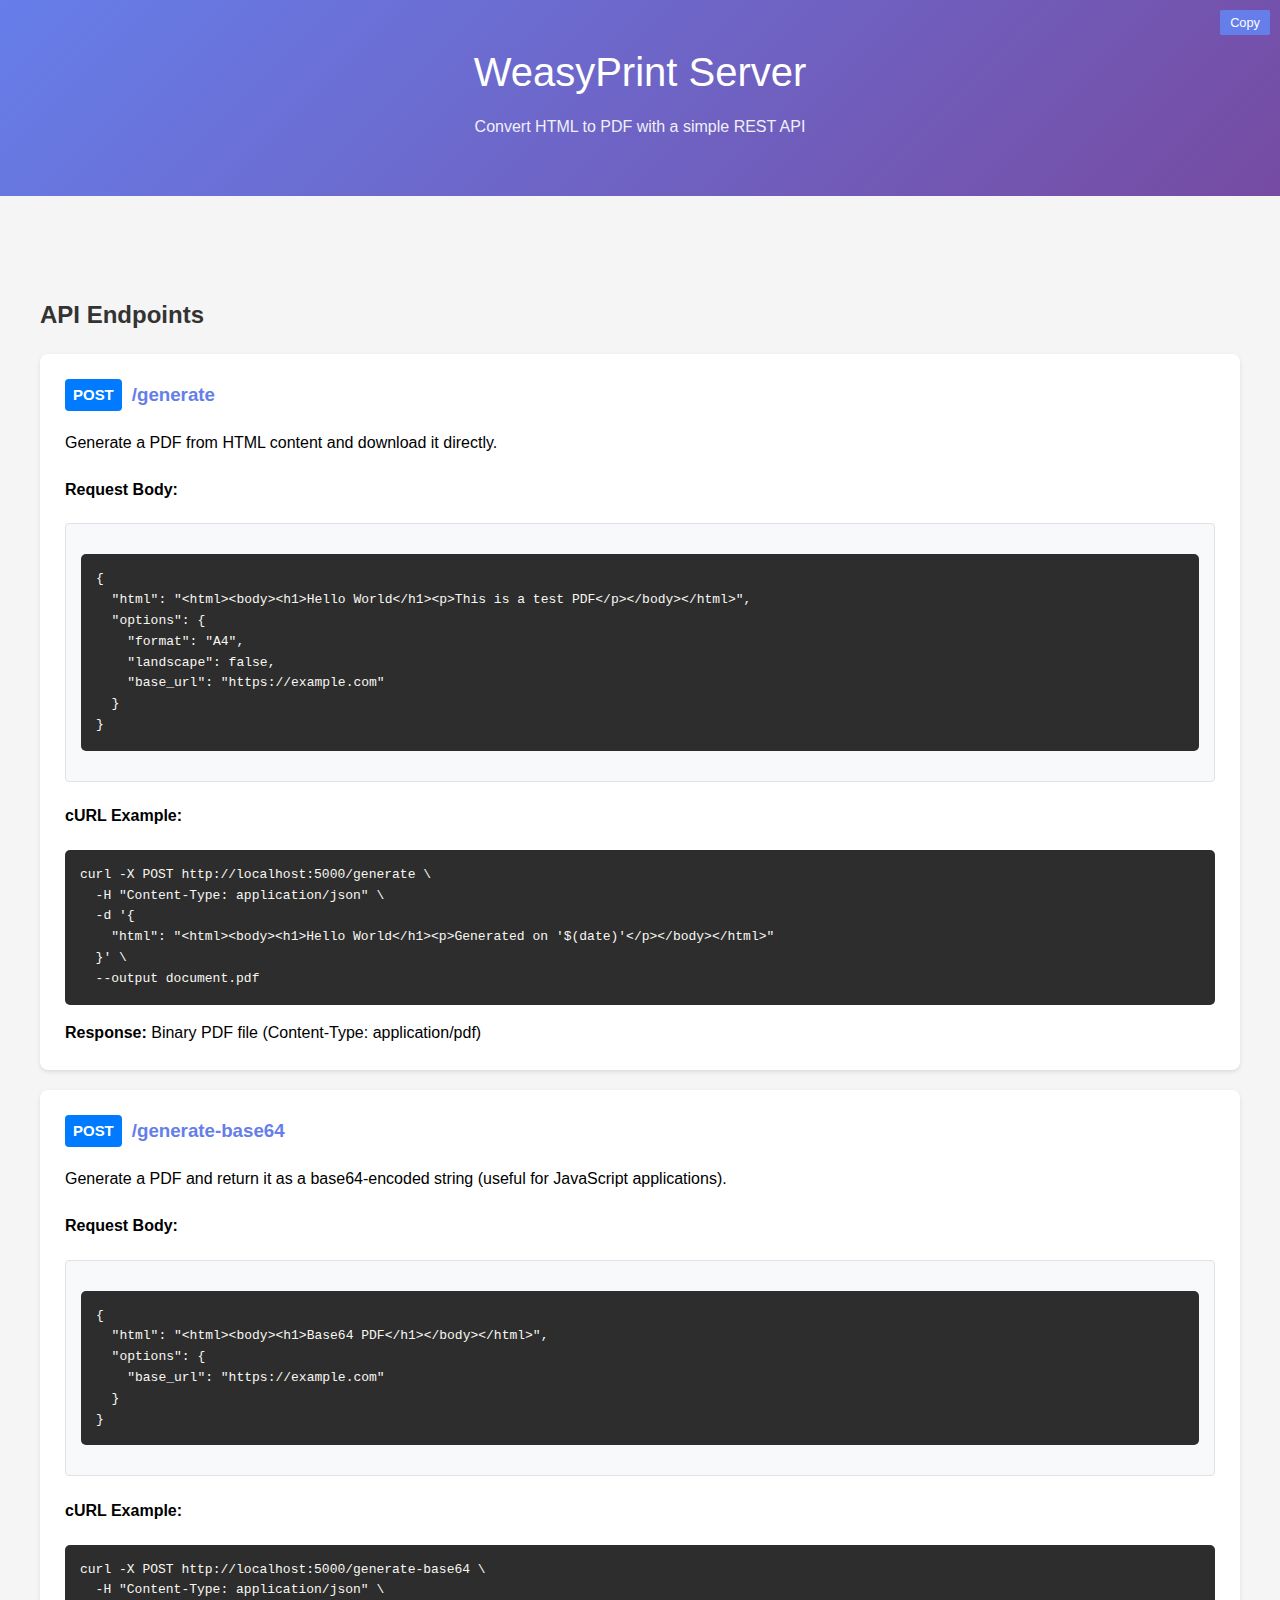
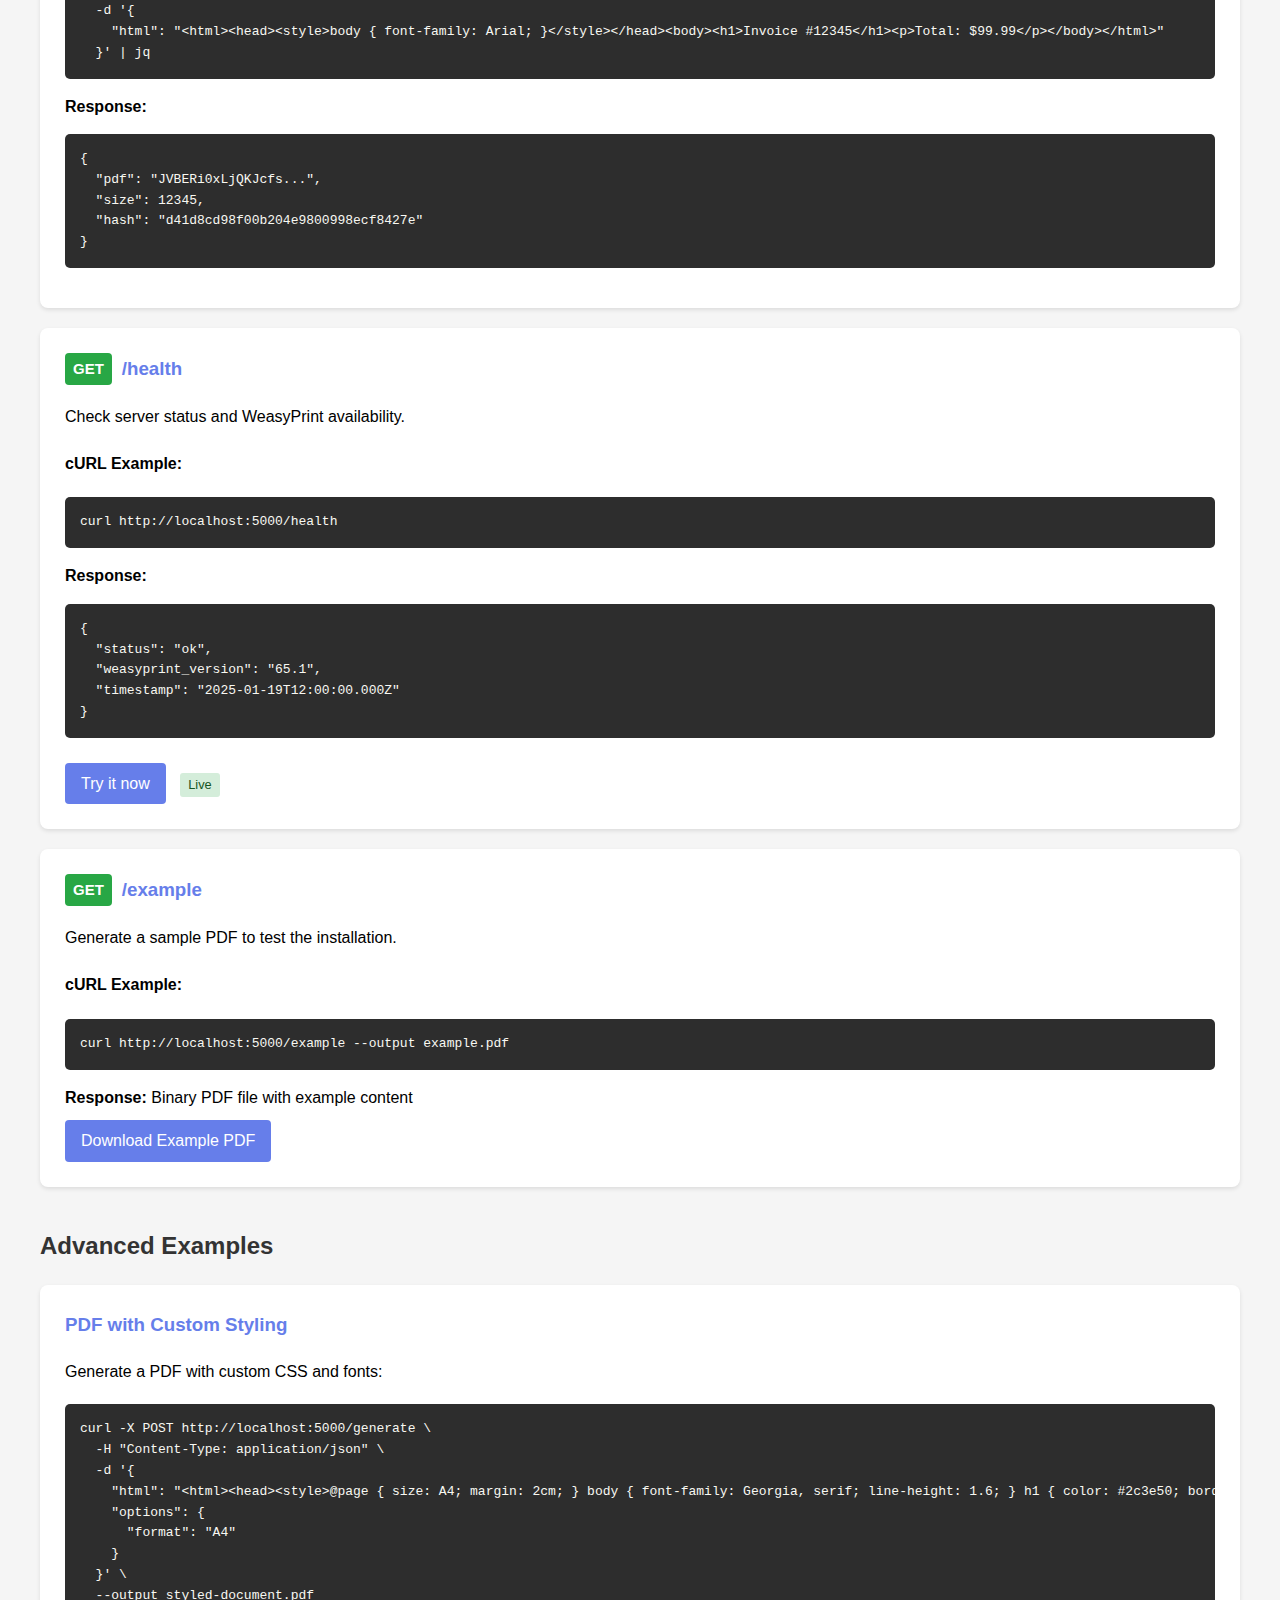
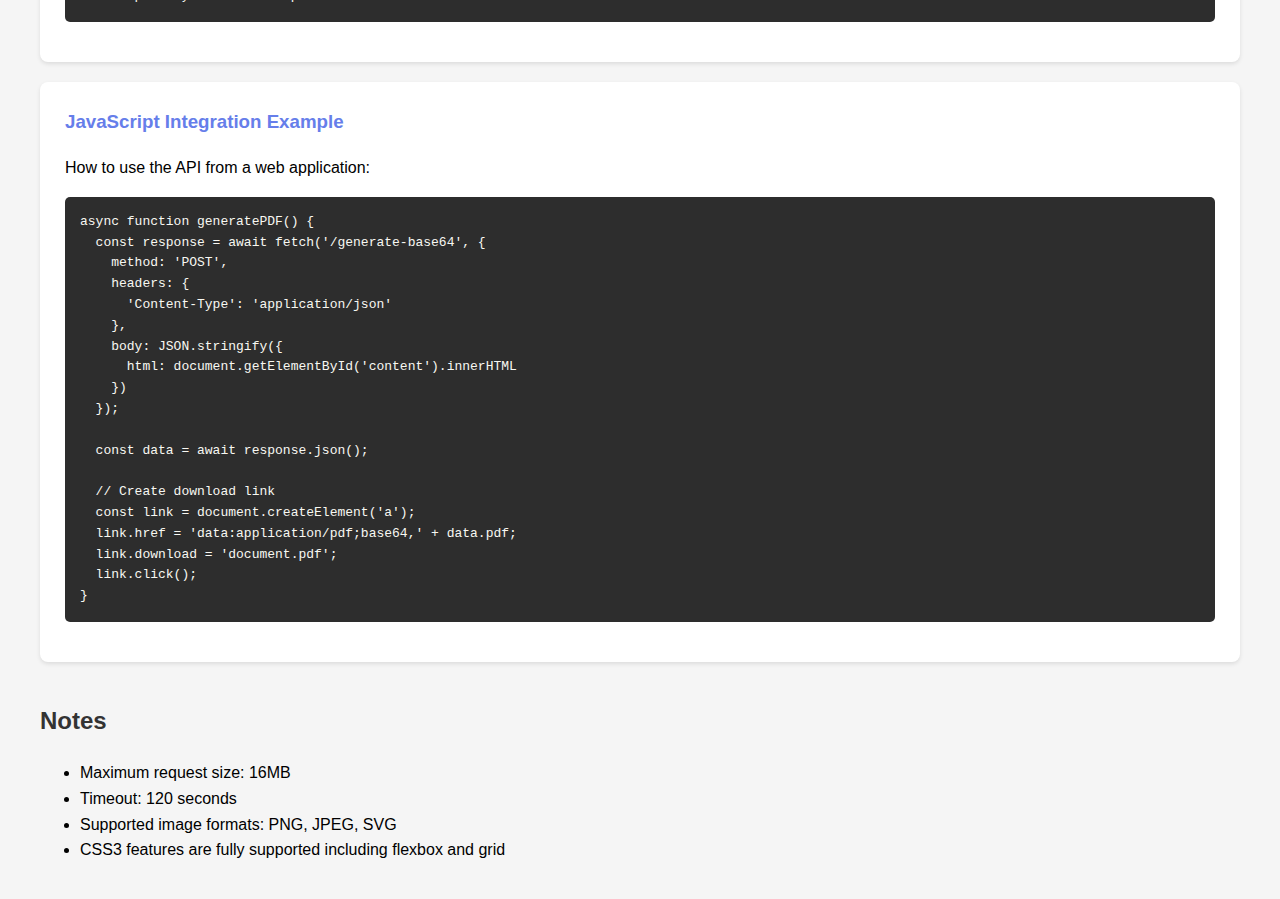
<file: templates/index.html>
<!DOCTYPE html>
<html>

<head>
  <title>WeasyPrint Server</title>
  <style>
    body {
      font-family: -apple-system, BlinkMacSystemFont, 'Segoe UI', Roboto, sans-serif;
      margin: 0;
      padding: 0;
      background: #f5f5f5;
      line-height: 1.6;
    }

    .container {
      max-width: 1200px;
      margin: 0 auto;
      padding: 20px;
    }

    .header {
      background: linear-gradient(135deg, #667eea 0%, #764ba2 100%);
      color: white;
      padding: 40px 0;
      text-align: center;
      margin-bottom: 40px;
    }

    h1 {
      margin: 0;
      font-size: 2.5em;
      font-weight: 300;
    }

    .subtitle {
      margin-top: 10px;
      opacity: 0.9;
    }

    h2 {
      color: #333;
      margin-top: 40px;
      margin-bottom: 20px;
    }

    .endpoint {
      background: white;
      border-radius: 8px;
      padding: 25px;
      margin: 20px 0;
      box-shadow: 0 2px 4px rgba(0, 0, 0, 0.1);
    }

    .endpoint h3 {
      margin-top: 0;
      color: #667eea;
      display: flex;
      align-items: center;
      gap: 10px;
    }

    .method {
      background: #28a745;
      color: white;
      padding: 4px 8px;
      border-radius: 4px;
      font-size: 0.8em;
      font-weight: bold;
    }

    .method.post {
      background: #007bff;
    }

    code {
      background: #f4f4f4;
      padding: 2px 6px;
      border-radius: 3px;
      font-family: 'Consolas', 'Monaco', monospace;
    }

    pre {
      background: #2d2d2d;
      color: #f8f8f2;
      padding: 15px;
      border-radius: 5px;
      overflow-x: auto;
      margin: 15px 0;
      position: relative;
    }

    .copy-button {
      position: absolute;
      top: 10px;
      right: 10px;
      background: #667eea;
      color: white;
      border: none;
      padding: 5px 10px;
      border-radius: 3px;
      cursor: pointer;
      font-size: 0.8em;
    }

    .copy-button:hover {
      background: #764ba2;
    }

    .try-button {
      display: inline-block;
      background: #667eea;
      color: white;
      padding: 8px 16px;
      text-decoration: none;
      border-radius: 4px;
      margin-top: 10px;
    }

    .try-button:hover {
      background: #764ba2;
    }

    .curl-example {
      margin-top: 20px;
    }

    .json-example {
      background: #f8f9fa;
      border: 1px solid #dee2e6;
      border-radius: 4px;
      padding: 15px;
      margin: 15px 0;
    }

    .response-example {
      margin-top: 15px;
    }

    .status-badge {
      display: inline-block;
      padding: 2px 8px;
      border-radius: 3px;
      font-size: 0.8em;
      margin-left: 10px;
    }

    .status-ok {
      background: #d4edda;
      color: #155724;
    }
  </style>
</head>

<body>
  <div class="header">
    <h1>WeasyPrint Server</h1>
    <p class="subtitle">Convert HTML to PDF with a simple REST API</p>
  </div>

  <div class="container">
    <h2>API Endpoints</h2>

    <div class="endpoint">
      <h3><span class="method post">POST</span> /generate</h3>
      <p>Generate a PDF from HTML content and download it directly.</p>

      <h4>Request Body:</h4>
      <div class="json-example">
        <pre>{
  "html": "&lt;html&gt;&lt;body&gt;&lt;h1&gt;Hello World&lt;/h1&gt;&lt;p&gt;This is a test PDF&lt;/p&gt;&lt;/body&gt;&lt;/html&gt;",
  "options": {
    "format": "A4",
    "landscape": false,
    "base_url": "https://example.com"
  }
}</pre>
      </div>

      <h4>cURL Example:</h4>
      <div class="curl-example">
        <pre id="curl-generate">curl -X POST <span class="host-placeholder">http://localhost:5000</span>/generate \
  -H "Content-Type: application/json" \
  -d '{
    "html": "&lt;html&gt;&lt;body&gt;&lt;h1&gt;Hello World&lt;/h1&gt;&lt;p&gt;Generated on '$(date)'&lt;/p&gt;&lt;/body&gt;&lt;/html&gt;"
  }' \
  --output document.pdf</pre>
        <button class="copy-button" onclick="copyToClipboard('curl-generate')">Copy</button>
      </div>

      <div class="response-example">
        <strong>Response:</strong> Binary PDF file (Content-Type: application/pdf)
      </div>
    </div>

    <div class="endpoint">
      <h3><span class="method post">POST</span> /generate-base64</h3>
      <p>Generate a PDF and return it as a base64-encoded string (useful for JavaScript applications).</p>

      <h4>Request Body:</h4>
      <div class="json-example">
        <pre>{
  "html": "&lt;html&gt;&lt;body&gt;&lt;h1&gt;Base64 PDF&lt;/h1&gt;&lt;/body&gt;&lt;/html&gt;",
  "options": {
    "base_url": "https://example.com"
  }
}</pre>
      </div>

      <h4>cURL Example:</h4>
      <div class="curl-example">
        <pre id="curl-base64">curl -X POST <span class="host-placeholder">http://localhost:5000</span>/generate-base64 \
  -H "Content-Type: application/json" \
  -d '{
    "html": "&lt;html&gt;&lt;head&gt;&lt;style&gt;body { font-family: Arial; }&lt;/style&gt;&lt;/head&gt;&lt;body&gt;&lt;h1&gt;Invoice #12345&lt;/h1&gt;&lt;p&gt;Total: $99.99&lt;/p&gt;&lt;/body&gt;&lt;/html&gt;"
  }' | jq</pre>
        <button class="copy-button" onclick="copyToClipboard('curl-base64')">Copy</button>
      </div>

      <div class="response-example">
        <strong>Response:</strong>
        <pre>{
  "pdf": "JVBERi0xLjQKJcfs...",
  "size": 12345,
  "hash": "d41d8cd98f00b204e9800998ecf8427e"
}</pre>
      </div>
    </div>

    <div class="endpoint">
      <h3><span class="method">GET</span> /health</h3>
      <p>Check server status and WeasyPrint availability.</p>

      <h4>cURL Example:</h4>
      <div class="curl-example">
        <pre id="curl-health">curl <span class="host-placeholder">http://localhost:5000</span>/health</pre>
        <button class="copy-button" onclick="copyToClipboard('curl-health')">Copy</button>
      </div>

      <div class="response-example">
        <strong>Response:</strong>
        <pre>{
  "status": "ok",
  "weasyprint_version": "65.1",
  "timestamp": "2025-01-19T12:00:00.000Z"
}</pre>
      </div>

      <a href="/health" class="try-button">Try it now</a>
      <span class="status-badge status-ok">Live</span>
    </div>

    <div class="endpoint">
      <h3><span class="method">GET</span> /example</h3>
      <p>Generate a sample PDF to test the installation.</p>

      <h4>cURL Example:</h4>
      <div class="curl-example">
        <pre
          id="curl-example">curl <span class="host-placeholder">http://localhost:5000</span>/example --output example.pdf</pre>
        <button class="copy-button" onclick="copyToClipboard('curl-example')">Copy</button>
      </div>

      <div class="response-example">
        <strong>Response:</strong> Binary PDF file with example content
      </div>

      <a href="/example" class="try-button">Download Example PDF</a>
    </div>

    <h2>Advanced Examples</h2>

    <div class="endpoint">
      <h3>PDF with Custom Styling</h3>
      <p>Generate a PDF with custom CSS and fonts:</p>

      <div class="curl-example">
        <pre id="curl-advanced">curl -X POST <span class="host-placeholder">http://localhost:5000</span>/generate \
  -H "Content-Type: application/json" \
  -d '{
    "html": "&lt;html&gt;&lt;head&gt;&lt;style&gt;@page { size: A4; margin: 2cm; } body { font-family: Georgia, serif; line-height: 1.6; } h1 { color: #2c3e50; border-bottom: 2px solid #3498db; } .highlight { background: #fffacd; padding: 10px; }&lt;/style&gt;&lt;/head&gt;&lt;body&gt;&lt;h1&gt;Professional Report&lt;/h1&gt;&lt;p&gt;This document demonstrates advanced PDF generation.&lt;/p&gt;&lt;div class=\"highlight\"&gt;&lt;p&gt;Important: This section is highlighted.&lt;/p&gt;&lt;/div&gt;&lt;/body&gt;&lt;/html&gt;",
    "options": {
      "format": "A4"
    }
  }' \
  --output styled-document.pdf</pre>
        <button class="copy-button" onclick="copyToClipboard('curl-advanced')">Copy</button>
      </div>
    </div>

    <div class="endpoint">
      <h3>JavaScript Integration Example</h3>
      <p>How to use the API from a web application:</p>

      <pre id="js-example">async function generatePDF() {
  const response = await fetch('/generate-base64', {
    method: 'POST',
    headers: {
      'Content-Type': 'application/json'
    },
    body: JSON.stringify({
      html: document.getElementById('content').innerHTML
    })
  });

  const data = await response.json();

  // Create download link
  const link = document.createElement('a');
  link.href = 'data:application/pdf;base64,' + data.pdf;
  link.download = 'document.pdf';
  link.click();
}</pre>
      <button class="copy-button" onclick="copyToClipboard('js-example')">Copy</button>
    </div>

    <h2>Notes</h2>
    <ul>
      <li>Maximum request size: 16MB</li>
      <li>Timeout: 120 seconds</li>
      <li>Supported image formats: PNG, JPEG, SVG</li>
      <li>CSS3 features are fully supported including flexbox and grid</li>
    </ul>
  </div>

  <script>
    // Replace localhost with actual host if accessed remotely
    if (window.location.hostname !== 'localhost' && window.location.hostname !== '127.0.0.1') {
      document.querySelectorAll('.host-placeholder').forEach(el => {
        el.textContent = window.location.origin;
      });
    }

    function copyToClipboard(elementId) {
      const element = document.getElementById(elementId);
      const text = element.textContent;

      navigator.clipboard.writeText(text).then(() => {
        const button = element.nextElementSibling;
        const originalText = button.textContent;
        button.textContent = 'Copied!';
        setTimeout(() => {
          button.textContent = originalText;
        }, 2000);
      }).catch(err => {
        console.error('Failed to copy:', err);
      });
    }
  </script>
</body>

</html>
</file>
